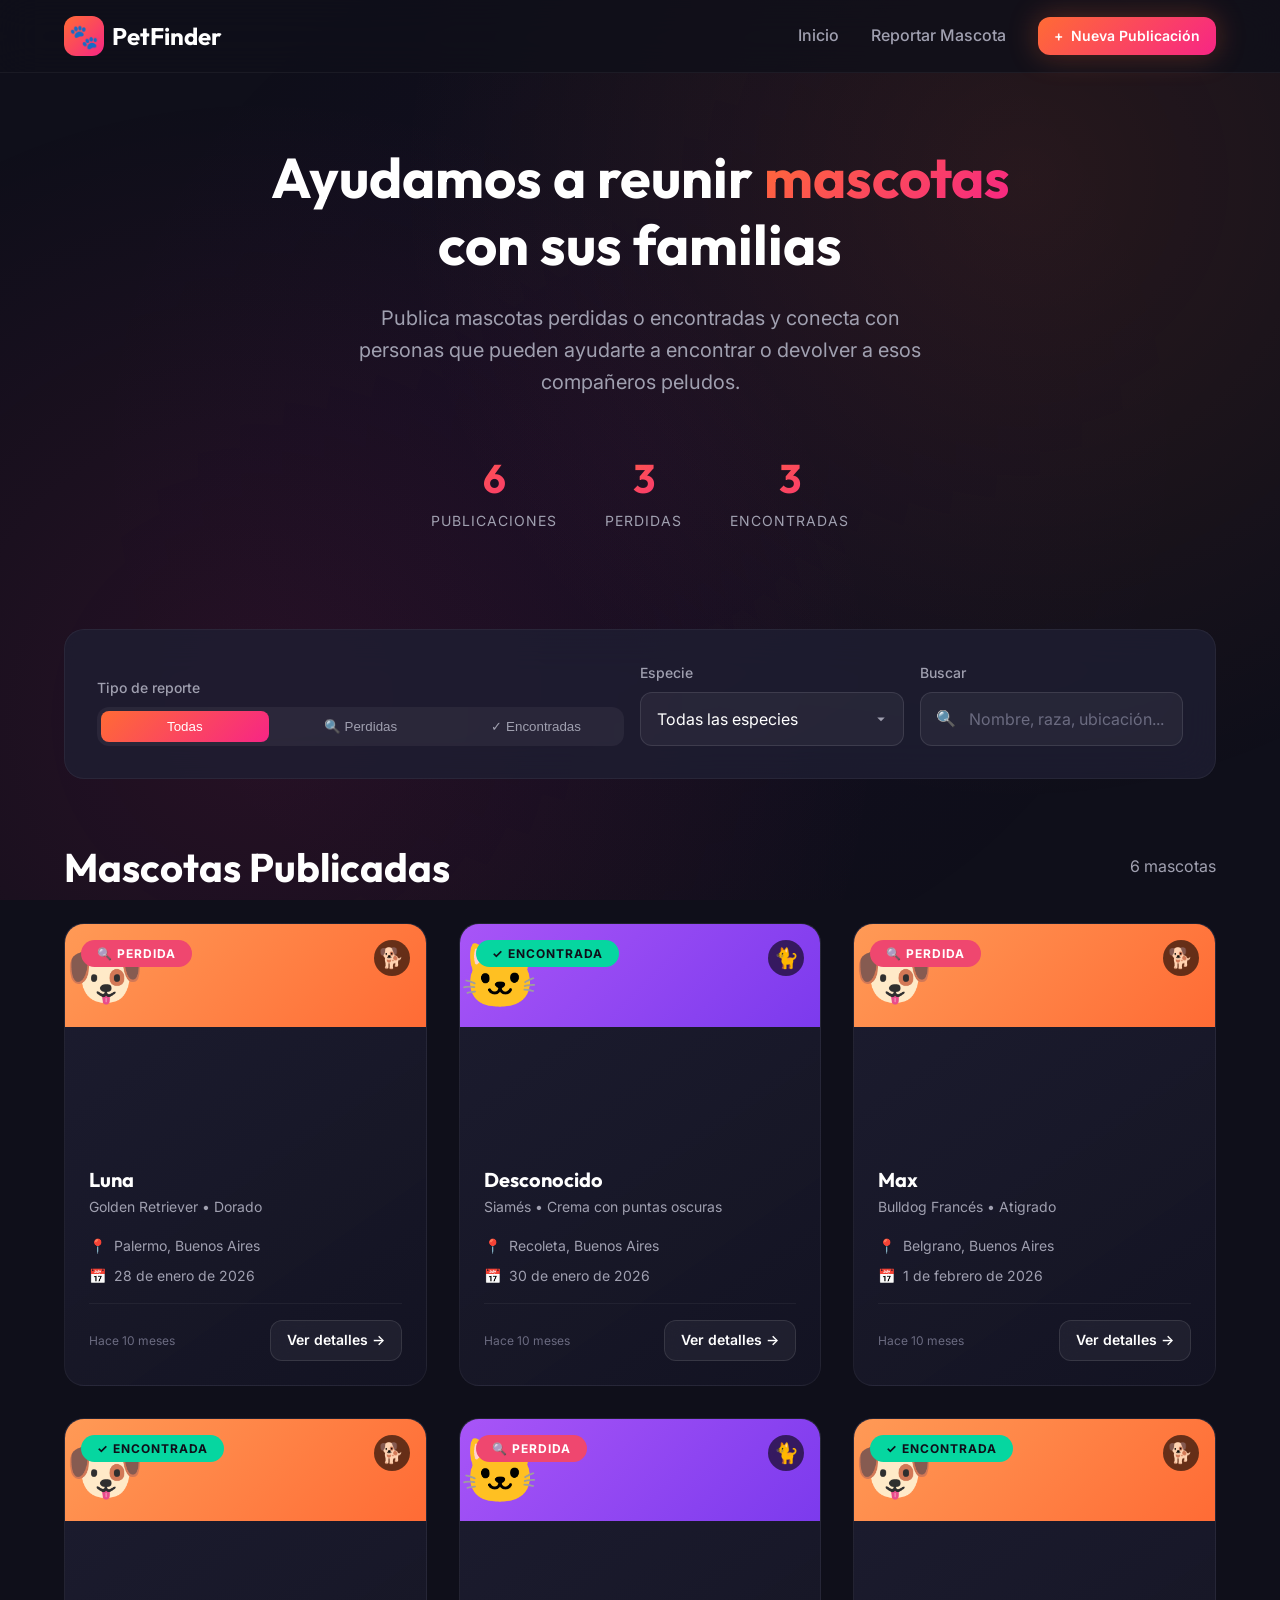
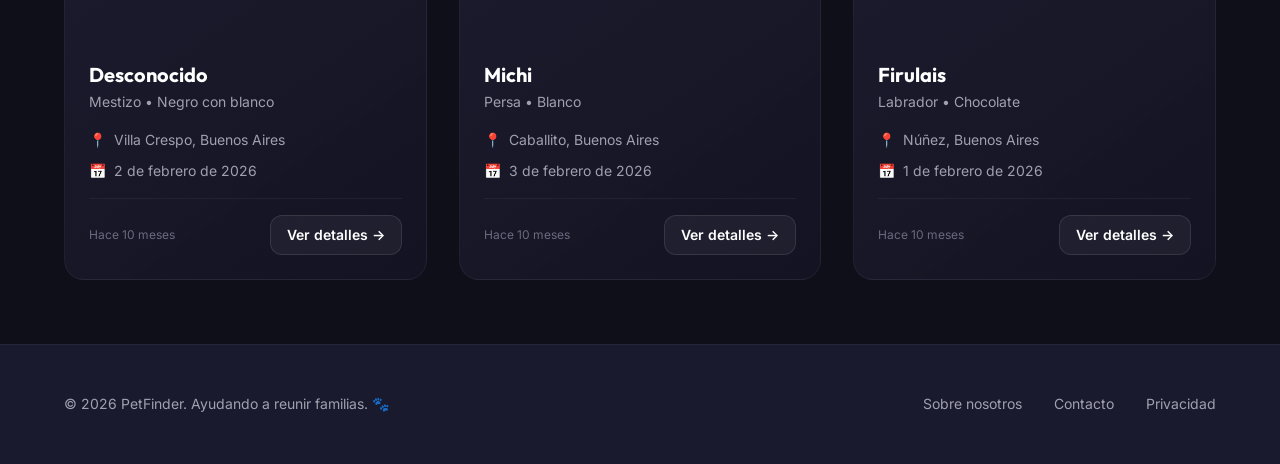
<file: index.html>
<!DOCTYPE html>
<html lang="es">
<head>
  <meta charset="UTF-8">
  <meta name="viewport" content="width=device-width, initial-scale=1.0">
  <meta name="description" content="Sistema para reportar y encontrar mascotas perdidas. Ayuda a reunir a las mascotas con sus dueños.">
  <title>Mascotas Perdidas y Encontradas | Encuentra a tu compañero</title>
  
  <!-- Fonts -->
  <link rel="preconnect" href="https://fonts.googleapis.com">
  <link rel="preconnect" href="https://fonts.gstatic.com" crossorigin>
  <link href="https://fonts.googleapis.com/css2?family=Inter:wght@400;500;600;700&family=Outfit:wght@600;700;800&display=swap" rel="stylesheet">
  
  <!-- Styles -->
  <link rel="stylesheet" href="css/styles.css">
</head>
<body>
  <!-- Header -->
  <header class="header">
    <div class="container header-content">
      <a href="index.html" class="logo">
        <span class="logo-icon">🐾</span>
        <span>PetFinder</span>
      </a>
      
      <nav class="nav">
        <a href="index.html" class="nav-link">Inicio</a>
        <a href="reportar.html" class="nav-link">Reportar Mascota</a>
        <a href="reportar.html" class="btn btn-primary btn-sm">
          <span>+</span> Nueva Publicación
        </a>
      </nav>
      
      <button class="mobile-menu-btn" aria-label="Menú">
        <span></span>
        <span></span>
        <span></span>
      </button>
    </div>
  </header>

  <!-- Hero Section -->
  <section class="hero">
    <div class="container">
      <h1 class="hero-title">
        Ayudamos a reunir <span class="text-gradient">mascotas</span> <br>con sus familias
      </h1>
      <p class="hero-subtitle">
        Publica mascotas perdidas o encontradas y conecta con personas que pueden ayudarte a encontrar o devolver a esos compañeros peludos.
      </p>
      
      <div class="hero-stats">
        <div class="stat-item">
          <div class="stat-number" id="stat-total">0</div>
          <div class="stat-label">Publicaciones</div>
        </div>
        <div class="stat-item">
          <div class="stat-number" id="stat-perdidas">0</div>
          <div class="stat-label">Perdidas</div>
        </div>
        <div class="stat-item">
          <div class="stat-number" id="stat-encontradas">0</div>
          <div class="stat-label">Encontradas</div>
        </div>
      </div>
    </div>
  </section>

  <!-- Filters Section -->
  <section class="filters-section">
    <div class="container">
      <div class="filters-container">
        <div class="filters-row">
          <div class="filter-group" style="flex: 2;">
            <label class="filter-label">Tipo de reporte</label>
            <div class="filter-tabs">
              <button class="filter-tab active" data-tipo="todas">Todas</button>
              <button class="filter-tab" data-tipo="perdida">🔍 Perdidas</button>
              <button class="filter-tab" data-tipo="encontrada">✓ Encontradas</button>
            </div>
          </div>
          
          <div class="filter-group">
            <label class="filter-label" for="filter-especie">Especie</label>
            <select class="form-select" id="filter-especie">
              <option value="todas">Todas las especies</option>
              <option value="perro">🐕 Perros</option>
              <option value="gato">🐈 Gatos</option>
              <option value="otro">🐾 Otros</option>
            </select>
          </div>
          
          <div class="filter-group">
            <label class="filter-label" for="search-input">Buscar</label>
            <div class="search-input">
              <span class="search-icon">🔍</span>
              <input type="text" class="form-input" id="search-input" placeholder="Nombre, raza, ubicación...">
            </div>
          </div>
        </div>
      </div>
    </div>
  </section>

  <!-- Cards Section -->
  <section class="cards-section">
    <div class="container">
      <div class="cards-header">
        <h2>Mascotas Publicadas</h2>
        <span class="cards-count" id="pets-count">0 mascotas</span>
      </div>
      
      <div class="cards-grid" id="pets-grid">
        <!-- Las tarjetas se cargan dinámicamente -->
        <div class="loading">
          <div class="spinner"></div>
        </div>
      </div>
    </div>
  </section>

  <!-- Footer -->
  <footer class="footer">
    <div class="container footer-content">
      <p class="footer-text">
        © 2026 PetFinder. Ayudando a reunir familias. 🐾
      </p>
      <div class="footer-links">
        <a href="#" class="footer-link">Sobre nosotros</a>
        <a href="#" class="footer-link">Contacto</a>
        <a href="#" class="footer-link">Privacidad</a>
      </div>
    </div>
  </footer>

  <!-- Toast Container -->
  <div id="toast-container" class="toast-container"></div>

  <!-- Scripts -->
  <script src="js/data.js"></script>
  <script src="js/utils.js"></script>
  <script src="js/app.js"></script>
</body>
</html>
</file>
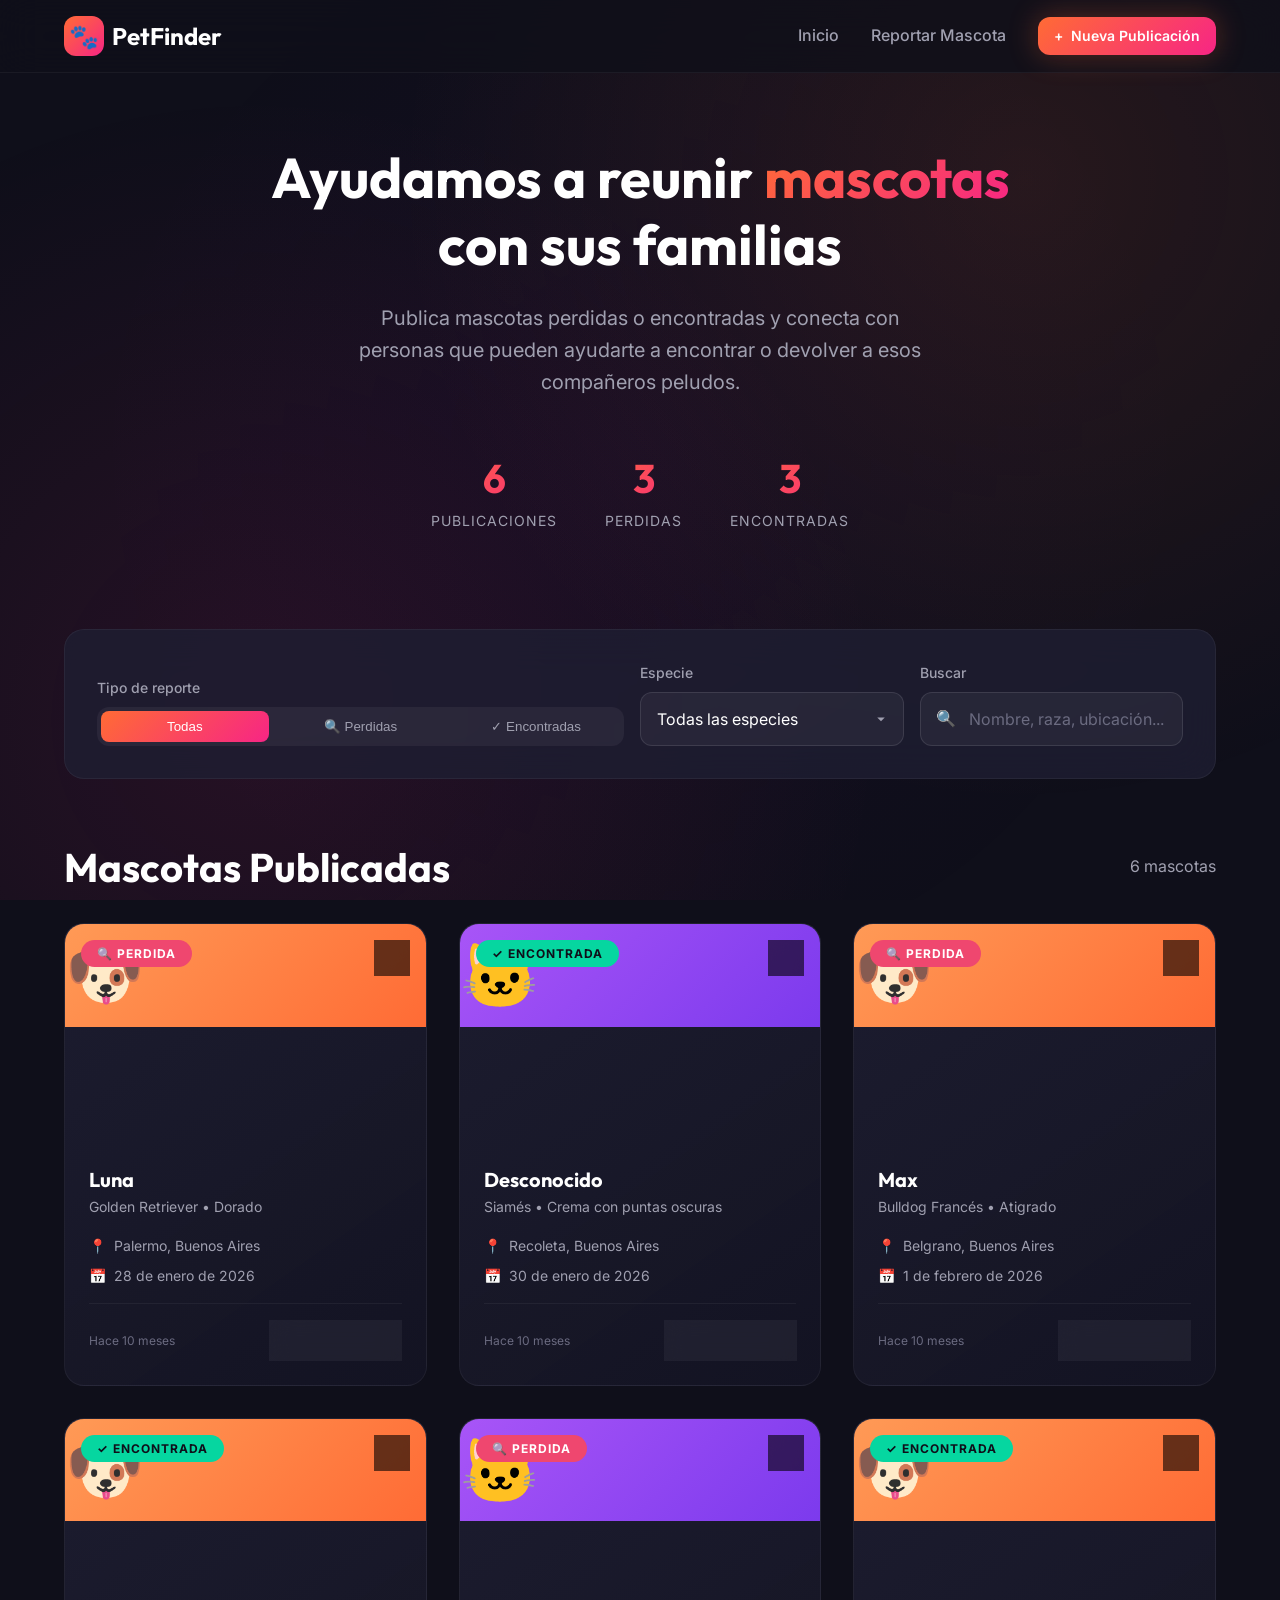
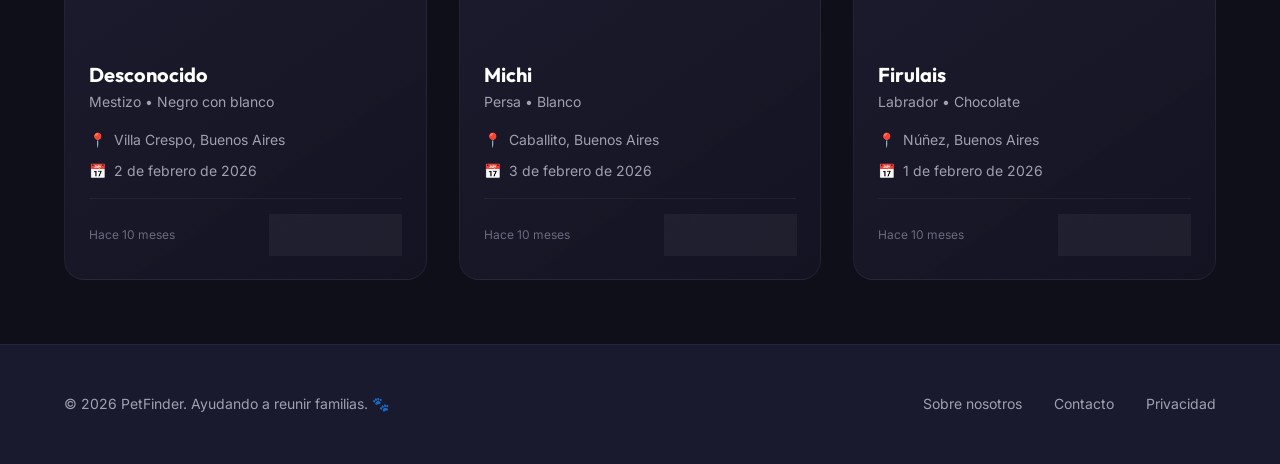
<file: editar.html>
<!DOCTYPE html>
<html lang="es">

<head>
    <meta charset="UTF-8">
    <meta name="viewport" content="width=device-width, initial-scale=1.0">
    <meta name="description" content="Editar información de una mascota publicada.">
    <title>Editar Mascota | PetFinder</title>

    <!-- Fonts -->
    <link rel="preconnect" href="https://fonts.googleapis.com">
    <link rel="preconnect" href="https://fonts.gstatic.com" crossorigin>
    <link
        href="https://fonts.googleapis.com/css2?family=Inter:wght@400;500;600;700&family=Outfit:wght@600;700;800&display=swap"
        rel="stylesheet">

    <!-- Styles -->
    <link rel="stylesheet" href="css/styles.css">
</head>

<body>
    <!-- Header -->
    <header class="header">
        <div class="container header-content">
            <a href="index.html" class="logo">
                <span class="logo-icon">🐾</span>
                <span>PetFinder</span>
            </a>

            <nav class="nav">
                <a href="index.html" class="nav-link">Inicio</a>
                <a href="reportar.html" class="nav-link">Reportar Mascota</a>
            </nav>

            <button class="mobile-menu-btn" aria-label="Menú">
                <span></span>
                <span></span>
                <span></span>
            </button>
        </div>
    </header>

    <!-- Form Section -->
    <section class="form-section">
        <div class="container">
            <div class="form-container">
                <div class="form-header">
                    <h1>Editar <span class="text-gradient">Mascota</span></h1>
                    <p>Modifica la información de tu publicación</p>
                </div>

                <div class="form-card">
                    <form id="edit-form">
                        <!-- Selector de tipo -->
                        <div class="type-selector">
                            <div class="type-option" data-tipo="perdida">
                                <div class="icon">🔍</div>
                                <div class="label">Perdida</div>
                                <div class="sublabel" style="font-size: 0.75rem; color: var(--text-muted);">Busco a mi
                                    mascota</div>
                            </div>
                            <div class="type-option" data-tipo="encontrada">
                                <div class="icon">🐾</div>
                                <div class="label">Encontrada</div>
                                <div class="sublabel" style="font-size: 0.75rem; color: var(--text-muted);">Encontré una
                                    mascota</div>
                            </div>
                        </div>

                        <!-- Información de la mascota -->
                        <h3 style="margin-bottom: var(--space-lg); color: var(--text-secondary);">
                            📋 Información de la mascota
                        </h3>

                        <div class="form-row">
                            <div class="form-group">
                                <label class="form-label" for="nombre">Nombre de la mascota *</label>
                                <input type="text" class="form-input" id="nombre" name="nombre"
                                    placeholder="Ej: Luna, Max, Firulais" required>
                            </div>

                            <div class="form-group">
                                <label class="form-label" for="especie">Especie *</label>
                                <select class="form-select" id="especie" name="especie" required>
                                    <option value="">Seleccionar...</option>
                                    <option value="perro">🐕 Perro</option>
                                    <option value="gato">🐈 Gato</option>
                                    <option value="otro">🐾 Otro</option>
                                </select>
                            </div>
                        </div>

                        <div class="form-row">
                            <div class="form-group">
                                <label class="form-label" for="raza">Raza *</label>
                                <input type="text" class="form-input" id="raza" name="raza"
                                    placeholder="Ej: Labrador, Siamés, Mestizo" required>
                            </div>

                            <div class="form-group">
                                <label class="form-label" for="color">Color *</label>
                                <input type="text" class="form-input" id="color" name="color"
                                    placeholder="Ej: Dorado, Negro con blanco" required>
                            </div>
                        </div>

                        <div class="form-group">
                            <label class="form-label" for="caracteristicas">Características distintivas</label>
                            <textarea class="form-textarea" id="caracteristicas" name="caracteristicas"
                                placeholder="Describe cualquier marca, collar, comportamiento especial, o característica que ayude a identificarla..."></textarea>
                        </div>

                        <!-- Ubicación y fecha -->
                        <h3 style="margin: var(--space-xl) 0 var(--space-lg); color: var(--text-secondary);">
                            📍 Ubicación y fecha
                        </h3>

                        <div class="form-row">
                            <div class="form-group">
                                <label class="form-label" for="ubicacion">Última ubicación conocida *</label>
                                <input type="text" class="form-input" id="ubicacion" name="ubicacion"
                                    placeholder="Ej: Palermo, Buenos Aires" required>
                            </div>

                            <div class="form-group">
                                <label class="form-label" for="fecha">Fecha *</label>
                                <input type="date" class="form-input" id="fecha" name="fecha" required>
                            </div>
                        </div>

                        <!-- Foto -->
                        <h3 style="margin: var(--space-xl) 0 var(--space-lg); color: var(--text-secondary);">
                            📷 Foto de la mascota
                        </h3>

                        <div id="image-preview" style="display: none;"></div>

                        <div class="form-group">
                            <div class="image-upload">
                                <input type="file" id="imagen-input" accept="image/*">
                                <div class="upload-icon">📷</div>
                                <div class="upload-text">Haz clic o arrastra una imagen aquí</div>
                                <div class="upload-hint">PNG, JPG hasta 5MB</div>
                            </div>
                        </div>

                        <!-- Datos de contacto -->
                        <h3 style="margin: var(--space-xl) 0 var(--space-lg); color: var(--text-secondary);">
                            📞 Datos de contacto
                        </h3>

                        <div class="form-row">
                            <div class="form-group">
                                <label class="form-label" for="contacto-nombre">Tu nombre *</label>
                                <input type="text" class="form-input" id="contacto-nombre" name="contacto-nombre"
                                    placeholder="Tu nombre completo" required>
                            </div>

                            <div class="form-group">
                                <label class="form-label" for="contacto-telefono">Teléfono *</label>
                                <input type="tel" class="form-input" id="contacto-telefono" name="contacto-telefono"
                                    placeholder="Ej: 11-1234-5678" required>
                            </div>
                        </div>

                        <div class="form-group">
                            <label class="form-label" for="contacto-email">Email (opcional)</label>
                            <input type="email" class="form-input" id="contacto-email" name="contacto-email"
                                placeholder="tu@email.com">
                        </div>

                        <!-- Botones de acción -->
                        <div style="display: flex; gap: var(--space-md); margin-top: var(--space-2xl);">
                            <a href="javascript:history.back()" class="btn btn-secondary" style="flex: 1;">
                                ← Cancelar
                            </a>
                            <button type="submit" class="btn btn-primary btn-lg" style="flex: 2;">
                                💾 Guardar Cambios
                            </button>
                        </div>
                    </form>
                </div>
            </div>
        </div>
    </section>

    <!-- Footer -->
    <footer class="footer">
        <div class="container footer-content">
            <p class="footer-text">
                © 2026 PetFinder. Ayudando a reunir familias. 🐾
            </p>
            <div class="footer-links">
                <a href="#" class="footer-link">Sobre nosotros</a>
                <a href="#" class="footer-link">Contacto</a>
                <a href="#" class="footer-link">Privacidad</a>
            </div>
        </div>
    </footer>

    <!-- Toast Container -->
    <div id="toast-container" class="toast-container"></div>

    <!-- Scripts -->
    <script src="js/data.js"></script>
    <script src="js/utils.js"></script>
    <script src="js/app.js"></script>
</body>

</html>
</file>
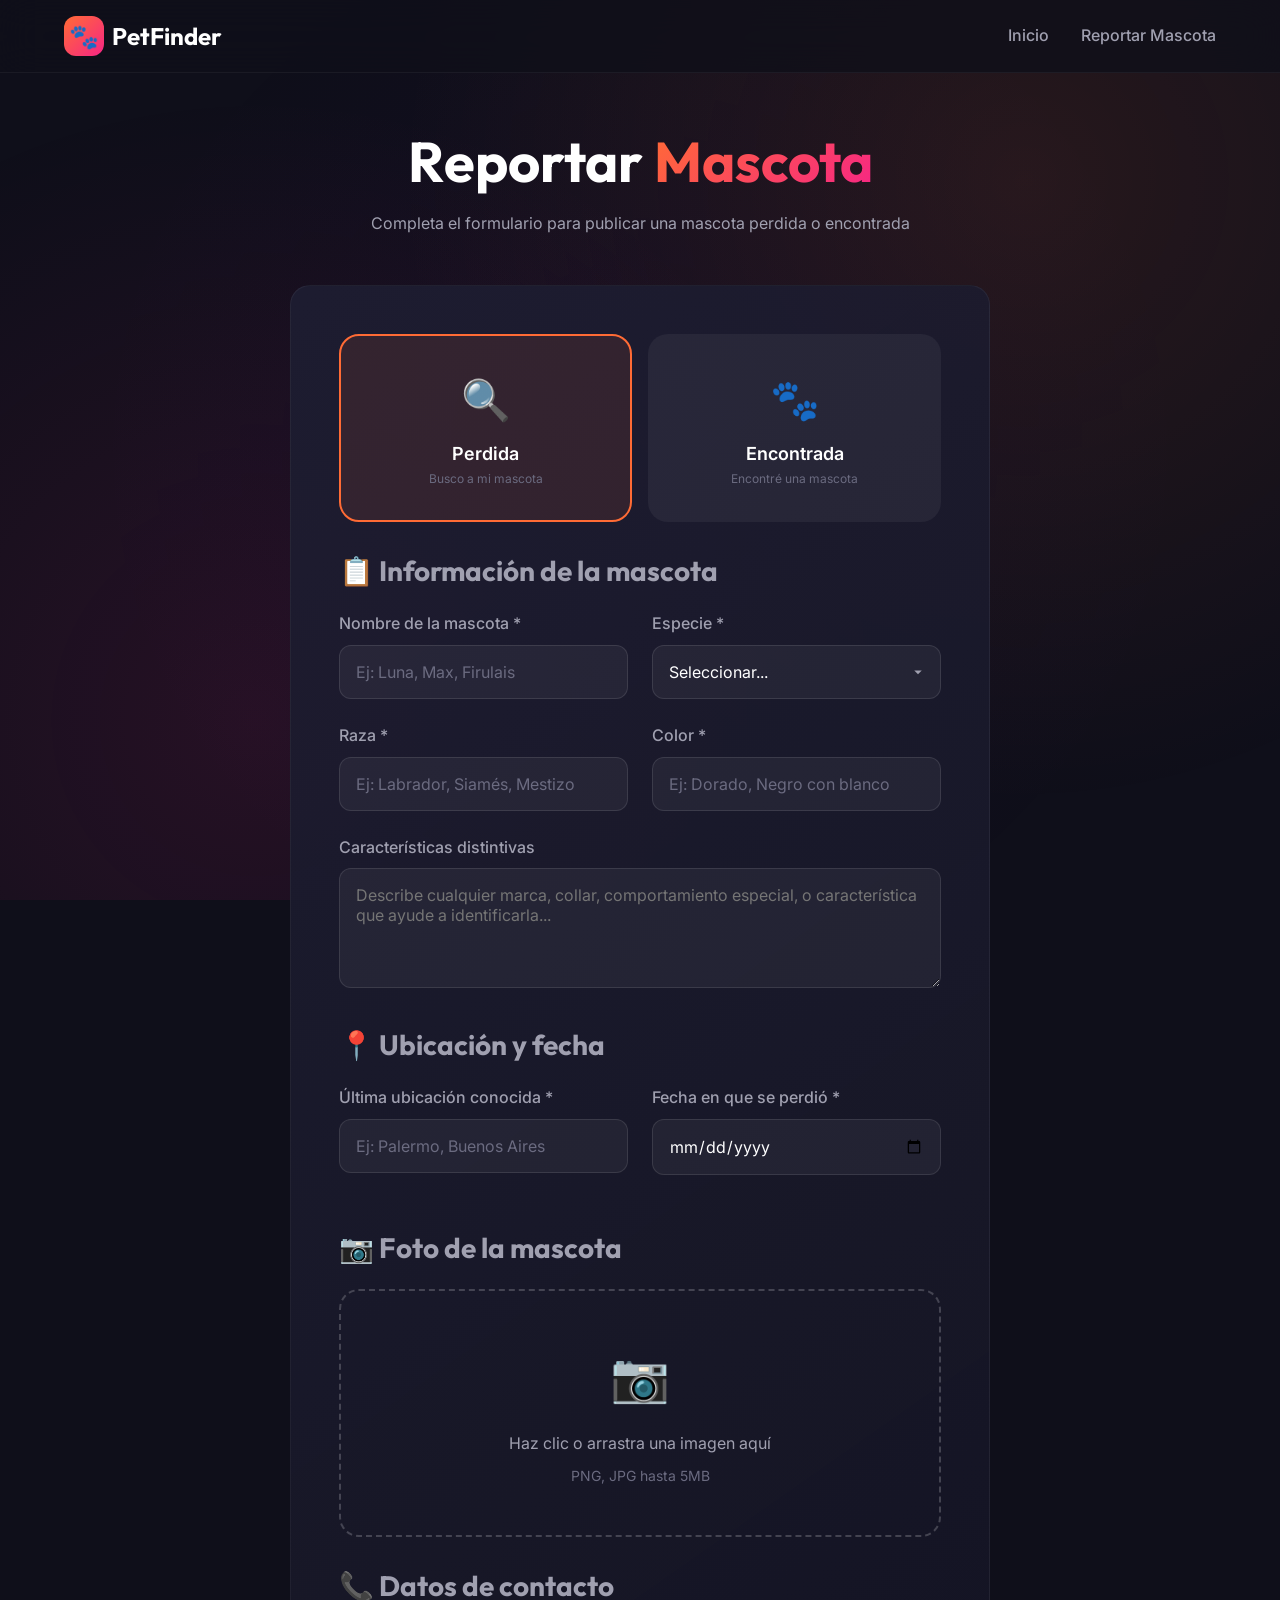
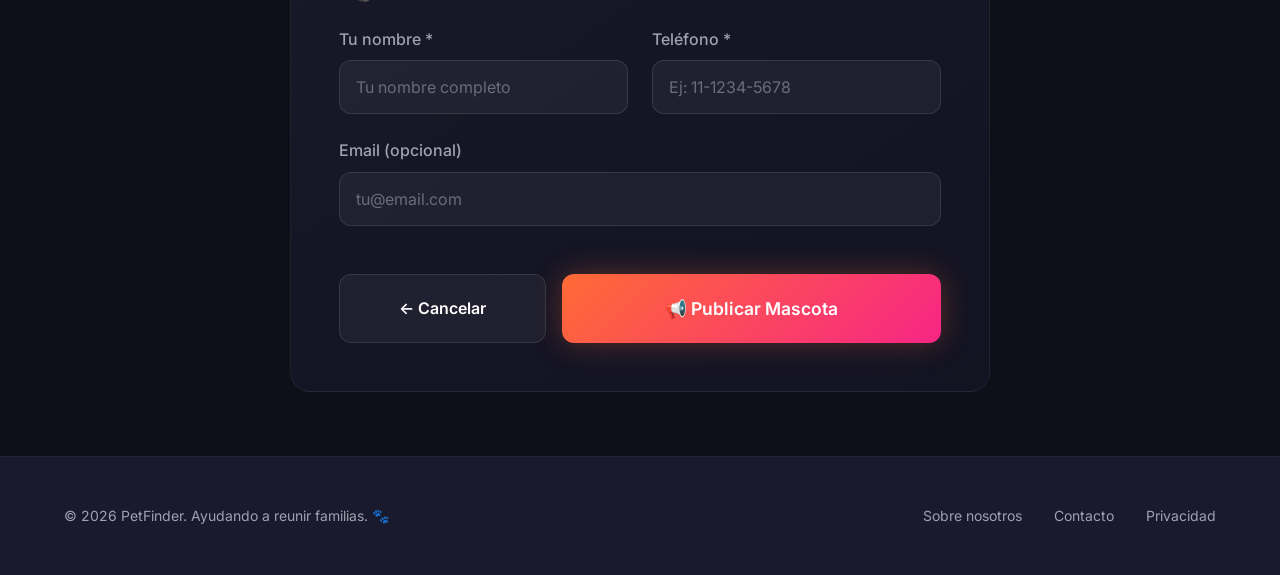
<file: reportar.html>
<!DOCTYPE html>
<html lang="es">

<head>
    <meta charset="UTF-8">
    <meta name="viewport" content="width=device-width, initial-scale=1.0">
    <meta name="description" content="Reporta una mascota perdida o encontrada para ayudar a reunirla con su familia.">
    <title>Reportar Mascota | PetFinder</title>

    <!-- Fonts -->
    <link rel="preconnect" href="https://fonts.googleapis.com">
    <link rel="preconnect" href="https://fonts.gstatic.com" crossorigin>
    <link
        href="https://fonts.googleapis.com/css2?family=Inter:wght@400;500;600;700&family=Outfit:wght@600;700;800&display=swap"
        rel="stylesheet">

    <!-- Styles -->
    <link rel="stylesheet" href="css/styles.css">
</head>

<body>
    <!-- Header -->
    <header class="header">
        <div class="container header-content">
            <a href="index.html" class="logo">
                <span class="logo-icon">🐾</span>
                <span>PetFinder</span>
            </a>

            <nav class="nav">
                <a href="index.html" class="nav-link">Inicio</a>
                <a href="reportar.html" class="nav-link">Reportar Mascota</a>
            </nav>

            <button class="mobile-menu-btn" aria-label="Menú">
                <span></span>
                <span></span>
                <span></span>
            </button>
        </div>
    </header>

    <!-- Form Section -->
    <section class="form-section">
        <div class="container">
            <div class="form-container">
                <div class="form-header">
                    <h1>Reportar <span class="text-gradient">Mascota</span></h1>
                    <p>Completa el formulario para publicar una mascota perdida o encontrada</p>
                </div>

                <div class="form-card">
                    <form id="report-form">
                        <!-- Selector de tipo -->
                        <div class="type-selector">
                            <div class="type-option active" data-tipo="perdida">
                                <div class="icon">🔍</div>
                                <div class="label">Perdida</div>
                                <div class="sublabel" style="font-size: 0.75rem; color: var(--text-muted);">Busco a mi
                                    mascota</div>
                            </div>
                            <div class="type-option" data-tipo="encontrada">
                                <div class="icon">🐾</div>
                                <div class="label">Encontrada</div>
                                <div class="sublabel" style="font-size: 0.75rem; color: var(--text-muted);">Encontré una
                                    mascota</div>
                            </div>
                        </div>

                        <!-- Información de la mascota -->
                        <h3 style="margin-bottom: var(--space-lg); color: var(--text-secondary);">
                            📋 Información de la mascota
                        </h3>

                        <div class="form-row">
                            <div class="form-group">
                                <label class="form-label" for="nombre">Nombre de la mascota *</label>
                                <input type="text" class="form-input" id="nombre" name="nombre"
                                    placeholder="Ej: Luna, Max, Firulais" required>
                            </div>

                            <div class="form-group">
                                <label class="form-label" for="especie">Especie *</label>
                                <select class="form-select" id="especie" name="especie" required>
                                    <option value="">Seleccionar...</option>
                                    <option value="perro">🐕 Perro</option>
                                    <option value="gato">🐈 Gato</option>
                                    <option value="otro">🐾 Otro</option>
                                </select>
                            </div>
                        </div>

                        <div class="form-row">
                            <div class="form-group">
                                <label class="form-label" for="raza">Raza *</label>
                                <input type="text" class="form-input" id="raza" name="raza"
                                    placeholder="Ej: Labrador, Siamés, Mestizo" required>
                            </div>

                            <div class="form-group">
                                <label class="form-label" for="color">Color *</label>
                                <input type="text" class="form-input" id="color" name="color"
                                    placeholder="Ej: Dorado, Negro con blanco" required>
                            </div>
                        </div>

                        <div class="form-group">
                            <label class="form-label" for="caracteristicas">Características distintivas</label>
                            <textarea class="form-textarea" id="caracteristicas" name="caracteristicas"
                                placeholder="Describe cualquier marca, collar, comportamiento especial, o característica que ayude a identificarla..."></textarea>
                        </div>

                        <!-- Ubicación y fecha -->
                        <h3 style="margin: var(--space-xl) 0 var(--space-lg); color: var(--text-secondary);">
                            📍 Ubicación y fecha
                        </h3>

                        <div class="form-row">
                            <div class="form-group">
                                <label class="form-label" for="ubicacion">Última ubicación conocida *</label>
                                <input type="text" class="form-input" id="ubicacion" name="ubicacion"
                                    placeholder="Ej: Palermo, Buenos Aires" required>
                            </div>

                            <div class="form-group">
                                <label class="form-label" for="fecha">Fecha en que se perdió *</label>
                                <input type="date" class="form-input" id="fecha" name="fecha" required>
                            </div>
                        </div>

                        <!-- Foto -->
                        <h3 style="margin: var(--space-xl) 0 var(--space-lg); color: var(--text-secondary);">
                            📷 Foto de la mascota
                        </h3>

                        <div id="image-preview" style="display: none;"></div>

                        <div class="form-group">
                            <div class="image-upload">
                                <input type="file" id="imagen-input" accept="image/*">
                                <div class="upload-icon">📷</div>
                                <div class="upload-text">Haz clic o arrastra una imagen aquí</div>
                                <div class="upload-hint">PNG, JPG hasta 5MB</div>
                            </div>
                        </div>

                        <!-- Datos de contacto -->
                        <h3 style="margin: var(--space-xl) 0 var(--space-lg); color: var(--text-secondary);">
                            📞 Datos de contacto
                        </h3>

                        <div class="form-row">
                            <div class="form-group">
                                <label class="form-label" for="contacto-nombre">Tu nombre *</label>
                                <input type="text" class="form-input" id="contacto-nombre" name="contacto-nombre"
                                    placeholder="Tu nombre completo" required>
                            </div>

                            <div class="form-group">
                                <label class="form-label" for="contacto-telefono">Teléfono *</label>
                                <input type="tel" class="form-input" id="contacto-telefono" name="contacto-telefono"
                                    placeholder="Ej: 11-1234-5678" required>
                            </div>
                        </div>

                        <div class="form-group">
                            <label class="form-label" for="contacto-email">Email (opcional)</label>
                            <input type="email" class="form-input" id="contacto-email" name="contacto-email"
                                placeholder="tu@email.com">
                        </div>

                        <!-- Botones de acción -->
                        <div style="display: flex; gap: var(--space-md); margin-top: var(--space-2xl);">
                            <a href="index.html" class="btn btn-secondary" style="flex: 1;">
                                ← Cancelar
                            </a>
                            <button type="submit" class="btn btn-primary btn-lg" style="flex: 2;">
                                📢 Publicar Mascota
                            </button>
                        </div>
                    </form>
                </div>
            </div>
        </div>
    </section>

    <!-- Footer -->
    <footer class="footer">
        <div class="container footer-content">
            <p class="footer-text">
                © 2026 PetFinder. Ayudando a reunir familias. 🐾
            </p>
            <div class="footer-links">
                <a href="#" class="footer-link">Sobre nosotros</a>
                <a href="#" class="footer-link">Contacto</a>
                <a href="#" class="footer-link">Privacidad</a>
            </div>
        </div>
    </footer>

    <!-- Toast Container -->
    <div id="toast-container" class="toast-container"></div>

    <!-- Scripts -->
    <script src="js/data.js"></script>
    <script src="js/utils.js"></script>
    <script src="js/app.js"></script>
</body>

</html>
</file>
<file: css/styles.css>
/* ================================================
   SISTEMA DE MASCOTAS PERDIDAS/ENCONTRADAS
   Design System - Modern & Premium
   ================================================ */

/* ============ CSS Variables ============ */
:root {
  /* Colors */
  --primary: #ff6b35;
  --primary-light: #ff8c5a;
  --primary-dark: #e55a2b;
  --secondary: #f72585;
  --accent: #7209b7;
  --success: #06d6a0;
  --warning: #ffd166;
  --danger: #ef476f;
  
  /* Dark Theme */
  --bg-primary: #0f0f1a;
  --bg-secondary: #1a1a2e;
  --bg-card: rgba(30, 30, 50, 0.8);
  --bg-glass: rgba(255, 255, 255, 0.05);
  
  /* Text */
  --text-primary: #ffffff;
  --text-secondary: #a0a0b0;
  --text-muted: #6b6b80;
  
  /* Gradients */
  --gradient-primary: linear-gradient(135deg, #ff6b35 0%, #f72585 100%);
  --gradient-secondary: linear-gradient(135deg, #7209b7 0%, #3a0ca3 100%);
  --gradient-card: linear-gradient(145deg, rgba(30, 30, 50, 0.9) 0%, rgba(20, 20, 35, 0.95) 100%);
  
  /* Spacing */
  --space-xs: 0.25rem;
  --space-sm: 0.5rem;
  --space-md: 1rem;
  --space-lg: 1.5rem;
  --space-xl: 2rem;
  --space-2xl: 3rem;
  --space-3xl: 4rem;
  
  /* Border Radius */
  --radius-sm: 8px;
  --radius-md: 12px;
  --radius-lg: 20px;
  --radius-xl: 28px;
  --radius-full: 50%;
  
  /* Shadows */
  --shadow-sm: 0 2px 8px rgba(0, 0, 0, 0.3);
  --shadow-md: 0 4px 20px rgba(0, 0, 0, 0.4);
  --shadow-lg: 0 8px 40px rgba(0, 0, 0, 0.5);
  --shadow-glow: 0 0 30px rgba(255, 107, 53, 0.3);
  
  /* Transitions */
  --transition-fast: 0.15s ease;
  --transition-normal: 0.3s ease;
  --transition-slow: 0.5s ease;
  
  /* Typography */
  --font-primary: 'Inter', -apple-system, BlinkMacSystemFont, sans-serif;
  --font-display: 'Outfit', sans-serif;
}

/* ============ Reset & Base ============ */
*, *::before, *::after {
  box-sizing: border-box;
  margin: 0;
  padding: 0;
}

html {
  scroll-behavior: smooth;
}

body {
  font-family: var(--font-primary);
  background: var(--bg-primary);
  color: var(--text-primary);
  line-height: 1.6;
  min-height: 100vh;
  overflow-x: hidden;
}

/* Background Pattern */
body::before {
  content: '';
  position: fixed;
  top: 0;
  left: 0;
  width: 100%;
  height: 100%;
  background: 
    radial-gradient(circle at 20% 80%, rgba(247, 37, 133, 0.1) 0%, transparent 50%),
    radial-gradient(circle at 80% 20%, rgba(255, 107, 53, 0.1) 0%, transparent 50%),
    radial-gradient(circle at 50% 50%, rgba(114, 9, 183, 0.05) 0%, transparent 70%);
  pointer-events: none;
  z-index: -1;
}

a {
  color: inherit;
  text-decoration: none;
}

img {
  max-width: 100%;
  height: auto;
  display: block;
}

ul {
  list-style: none;
}

/* ============ Typography ============ */
h1, h2, h3, h4, h5, h6 {
  font-family: var(--font-display);
  font-weight: 700;
  line-height: 1.2;
}

h1 { font-size: clamp(2rem, 5vw, 3.5rem); }
h2 { font-size: clamp(1.5rem, 4vw, 2.5rem); }
h3 { font-size: clamp(1.25rem, 3vw, 1.75rem); }
h4 { font-size: 1.25rem; }

.text-gradient {
  background: var(--gradient-primary);
  -webkit-background-clip: text;
  -webkit-text-fill-color: transparent;
  background-clip: text;
}

/* ============ Layout ============ */
.container {
  width: 100%;
  max-width: 1200px;
  margin: 0 auto;
  padding: 0 var(--space-lg);
}

.section {
  padding: var(--space-3xl) 0;
}

/* ============ Header ============ */
.header {
  position: fixed;
  top: 0;
  left: 0;
  right: 0;
  z-index: 1000;
  padding: var(--space-md) 0;
  background: rgba(15, 15, 26, 0.8);
  backdrop-filter: blur(20px);
  border-bottom: 1px solid rgba(255, 255, 255, 0.05);
  transition: var(--transition-normal);
}

.header.scrolled {
  padding: var(--space-sm) 0;
  background: rgba(15, 15, 26, 0.95);
}

.header-content {
  display: flex;
  align-items: center;
  justify-content: space-between;
}

.logo {
  display: flex;
  align-items: center;
  gap: var(--space-sm);
  font-family: var(--font-display);
  font-size: 1.5rem;
  font-weight: 700;
}

.logo-icon {
  width: 40px;
  height: 40px;
  background: var(--gradient-primary);
  border-radius: var(--radius-md);
  display: flex;
  align-items: center;
  justify-content: center;
  font-size: 1.5rem;
}

.nav {
  display: flex;
  align-items: center;
  gap: var(--space-xl);
}

.nav-link {
  position: relative;
  color: var(--text-secondary);
  font-weight: 500;
  transition: var(--transition-fast);
}

.nav-link:hover {
  color: var(--text-primary);
}

.nav-link::after {
  content: '';
  position: absolute;
  bottom: -4px;
  left: 0;
  width: 0;
  height: 2px;
  background: var(--gradient-primary);
  transition: var(--transition-fast);
}

.nav-link:hover::after {
  width: 100%;
}

.mobile-menu-btn {
  display: none;
  flex-direction: column;
  gap: 5px;
  background: none;
  border: none;
  cursor: pointer;
  padding: var(--space-sm);
}

.mobile-menu-btn span {
  width: 25px;
  height: 2px;
  background: var(--text-primary);
  transition: var(--transition-fast);
}

/* ============ Hero Section ============ */
.hero {
  padding: calc(80px + var(--space-3xl)) 0 var(--space-3xl);
  text-align: center;
}

.hero-title {
  margin-bottom: var(--space-lg);
}

.hero-subtitle {
  font-size: 1.25rem;
  color: var(--text-secondary);
  max-width: 600px;
  margin: 0 auto var(--space-2xl);
}

.hero-stats {
  display: flex;
  justify-content: center;
  gap: var(--space-2xl);
  flex-wrap: wrap;
}

.stat-item {
  text-align: center;
}

.stat-number {
  font-family: var(--font-display);
  font-size: 2.5rem;
  font-weight: 700;
  background: var(--gradient-primary);
  -webkit-background-clip: text;
  -webkit-text-fill-color: transparent;
  background-clip: text;
}

.stat-label {
  color: var(--text-secondary);
  font-size: 0.875rem;
  text-transform: uppercase;
  letter-spacing: 1px;
}

/* ============ Buttons ============ */
.btn {
  display: inline-flex;
  align-items: center;
  justify-content: center;
  gap: var(--space-sm);
  padding: var(--space-md) var(--space-xl);
  font-family: var(--font-primary);
  font-size: 1rem;
  font-weight: 600;
  border: none;
  border-radius: var(--radius-md);
  cursor: pointer;
  transition: var(--transition-normal);
  text-decoration: none;
}

.btn-primary {
  background: var(--gradient-primary);
  color: white;
  box-shadow: var(--shadow-glow);
}

.btn-primary:hover {
  transform: translateY(-2px);
  box-shadow: 0 0 40px rgba(255, 107, 53, 0.5);
}

.btn-secondary {
  background: var(--bg-glass);
  color: var(--text-primary);
  border: 1px solid rgba(255, 255, 255, 0.1);
  backdrop-filter: blur(10px);
}

.btn-secondary:hover {
  background: rgba(255, 255, 255, 0.1);
  border-color: rgba(255, 255, 255, 0.2);
}

.btn-success {
  background: var(--success);
  color: var(--bg-primary);
}

.btn-danger {
  background: var(--danger);
  color: white;
}

.btn-lg {
  padding: var(--space-lg) var(--space-2xl);
  font-size: 1.1rem;
}

.btn-sm {
  padding: var(--space-sm) var(--space-md);
  font-size: 0.875rem;
}

.btn-icon {
  width: 44px;
  height: 44px;
  padding: 0;
  border-radius: var(--radius-full);
}

/* ============ Filters Section ============ */
.filters-section {
  padding: var(--space-xl) 0;
}

.filters-container {
  background: var(--bg-card);
  border-radius: var(--radius-lg);
  padding: var(--space-xl);
  border: 1px solid rgba(255, 255, 255, 0.05);
  backdrop-filter: blur(20px);
}

.filters-row {
  display: flex;
  gap: var(--space-md);
  flex-wrap: wrap;
  align-items: flex-end;
}

.filter-group {
  flex: 1;
  min-width: 200px;
}

.filter-label {
  display: block;
  margin-bottom: var(--space-sm);
  font-size: 0.875rem;
  color: var(--text-secondary);
  font-weight: 500;
}

.filter-tabs {
  display: flex;
  gap: var(--space-sm);
  background: var(--bg-glass);
  padding: var(--space-xs);
  border-radius: var(--radius-md);
}

.filter-tab {
  flex: 1;
  padding: var(--space-sm) var(--space-md);
  background: transparent;
  border: none;
  border-radius: var(--radius-sm);
  color: var(--text-secondary);
  font-weight: 500;
  cursor: pointer;
  transition: var(--transition-fast);
}

.filter-tab.active {
  background: var(--gradient-primary);
  color: white;
}

.filter-tab:hover:not(.active) {
  color: var(--text-primary);
  background: rgba(255, 255, 255, 0.05);
}

/* ============ Form Elements ============ */
.form-group {
  margin-bottom: var(--space-lg);
}

.form-label {
  display: block;
  margin-bottom: var(--space-sm);
  font-weight: 500;
  color: var(--text-secondary);
}

.form-input,
.form-select,
.form-textarea {
  width: 100%;
  padding: var(--space-md);
  background: var(--bg-glass);
  border: 1px solid rgba(255, 255, 255, 0.1);
  border-radius: var(--radius-md);
  color: var(--text-primary);
  font-family: var(--font-primary);
  font-size: 1rem;
  transition: var(--transition-fast);
}

.form-input:focus,
.form-select:focus,
.form-textarea:focus {
  outline: none;
  border-color: var(--primary);
  box-shadow: 0 0 0 3px rgba(255, 107, 53, 0.2);
}

.form-input::placeholder {
  color: var(--text-muted);
}

.form-select {
  cursor: pointer;
  appearance: none;
  background-image: url("data:image/svg+xml,%3Csvg xmlns='http://www.w3.org/2000/svg' width='12' height='12' fill='%23a0a0b0' viewBox='0 0 16 16'%3E%3Cpath d='M8 11L3 6h10l-5 5z'/%3E%3C/svg%3E");
  background-repeat: no-repeat;
  background-position: right var(--space-md) center;
  padding-right: var(--space-2xl);
}

.form-select option {
  background: var(--bg-secondary);
  color: var(--text-primary);
}

.form-textarea {
  min-height: 120px;
  resize: vertical;
}

.search-input {
  position: relative;
}

.search-input input {
  padding-left: 48px;
}

.search-input .search-icon {
  position: absolute;
  left: var(--space-md);
  top: 50%;
  transform: translateY(-50%);
  color: var(--text-muted);
}

/* ============ Cards Grid ============ */
.cards-section {
  padding: var(--space-xl) 0 var(--space-3xl);
}

.cards-header {
  display: flex;
  justify-content: space-between;
  align-items: center;
  margin-bottom: var(--space-xl);
}

.cards-count {
  color: var(--text-secondary);
}

.cards-grid {
  display: grid;
  grid-template-columns: repeat(auto-fill, minmax(320px, 1fr));
  gap: var(--space-xl);
}

/* ============ Pet Card ============ */
.pet-card {
  background: var(--gradient-card);
  border-radius: var(--radius-lg);
  overflow: hidden;
  border: 1px solid rgba(255, 255, 255, 0.05);
  transition: var(--transition-normal);
  cursor: pointer;
}

.pet-card:hover {
  transform: translateY(-8px);
  box-shadow: var(--shadow-lg);
  border-color: rgba(255, 107, 53, 0.3);
}

.pet-card-image {
  position: relative;
  height: 220px;
  overflow: hidden;
}

.pet-card-image img {
  width: 100%;
  height: 100%;
  object-fit: cover;
  transition: var(--transition-slow);
}

.pet-card:hover .pet-card-image img {
  transform: scale(1.1);
}

.pet-card-badge {
  position: absolute;
  top: var(--space-md);
  left: var(--space-md);
  padding: var(--space-xs) var(--space-md);
  border-radius: var(--radius-xl);
  font-size: 0.75rem;
  font-weight: 700;
  text-transform: uppercase;
  letter-spacing: 1px;
}

.badge-perdida {
  background: var(--danger);
  color: white;
}

.badge-encontrada {
  background: var(--success);
  color: var(--bg-primary);
}

.pet-card-species {
  position: absolute;
  top: var(--space-md);
  right: var(--space-md);
  width: 36px;
  height: 36px;
  background: rgba(0, 0, 0, 0.6);
  backdrop-filter: blur(10px);
  border-radius: var(--radius-full);
  display: flex;
  align-items: center;
  justify-content: center;
  font-size: 1.25rem;
}

.pet-card-content {
  padding: var(--space-lg);
}

.pet-card-name {
  font-size: 1.25rem;
  font-weight: 700;
  margin-bottom: var(--space-xs);
}

.pet-card-breed {
  color: var(--text-secondary);
  font-size: 0.875rem;
  margin-bottom: var(--space-md);
}

.pet-card-info {
  display: flex;
  flex-direction: column;
  gap: var(--space-sm);
}

.pet-card-info-item {
  display: flex;
  align-items: center;
  gap: var(--space-sm);
  font-size: 0.875rem;
  color: var(--text-secondary);
}

.pet-card-info-item .icon {
  color: var(--primary);
}

.pet-card-footer {
  display: flex;
  justify-content: space-between;
  align-items: center;
  margin-top: var(--space-md);
  padding-top: var(--space-md);
  border-top: 1px solid rgba(255, 255, 255, 0.05);
}

.pet-card-date {
  font-size: 0.75rem;
  color: var(--text-muted);
}

/* ============ Detail Page ============ */
.detail-section {
  padding: calc(80px + var(--space-2xl)) 0 var(--space-3xl);
}

.detail-grid {
  display: grid;
  grid-template-columns: 1fr 1fr;
  gap: var(--space-2xl);
}

.detail-image-container {
  position: relative;
  border-radius: var(--radius-lg);
  overflow: hidden;
}

.detail-image {
  width: 100%;
  aspect-ratio: 4/3;
  object-fit: cover;
}

.detail-badge {
  position: absolute;
  top: var(--space-lg);
  left: var(--space-lg);
  padding: var(--space-sm) var(--space-lg);
  border-radius: var(--radius-xl);
  font-weight: 700;
  text-transform: uppercase;
  letter-spacing: 1px;
}

.detail-content {
  display: flex;
  flex-direction: column;
  gap: var(--space-xl);
}

.detail-header h1 {
  margin-bottom: var(--space-sm);
}

.detail-breed {
  color: var(--text-secondary);
  font-size: 1.125rem;
}

.detail-info-grid {
  display: grid;
  grid-template-columns: repeat(2, 1fr);
  gap: var(--space-md);
}

.detail-info-item {
  background: var(--bg-glass);
  padding: var(--space-md);
  border-radius: var(--radius-md);
  border: 1px solid rgba(255, 255, 255, 0.05);
}

.detail-info-label {
  font-size: 0.75rem;
  color: var(--text-muted);
  text-transform: uppercase;
  letter-spacing: 1px;
  margin-bottom: var(--space-xs);
}

.detail-info-value {
  font-weight: 600;
}

.detail-description h3 {
  margin-bottom: var(--space-md);
}

.detail-description p {
  color: var(--text-secondary);
  line-height: 1.8;
}

.contact-card {
  background: var(--gradient-card);
  border-radius: var(--radius-lg);
  padding: var(--space-xl);
  border: 1px solid rgba(255, 255, 255, 0.1);
}

.contact-card h3 {
  margin-bottom: var(--space-lg);
  display: flex;
  align-items: center;
  gap: var(--space-sm);
}

.contact-info {
  display: flex;
  flex-direction: column;
  gap: var(--space-md);
  margin-bottom: var(--space-xl);
}

.contact-info-item {
  display: flex;
  align-items: center;
  gap: var(--space-md);
}

.contact-icon {
  width: 44px;
  height: 44px;
  background: var(--bg-glass);
  border-radius: var(--radius-full);
  display: flex;
  align-items: center;
  justify-content: center;
  color: var(--primary);
}

.contact-actions {
  display: flex;
  gap: var(--space-md);
}

.contact-actions .btn {
  flex: 1;
}

/* ============ Form Page ============ */
.form-section {
  padding: calc(80px + var(--space-2xl)) 0 var(--space-3xl);
}

.form-container {
  max-width: 700px;
  margin: 0 auto;
}

.form-header {
  text-align: center;
  margin-bottom: var(--space-2xl);
}

.form-header h1 {
  margin-bottom: var(--space-md);
}

.form-header p {
  color: var(--text-secondary);
}

.form-card {
  background: var(--gradient-card);
  border-radius: var(--radius-lg);
  padding: var(--space-2xl);
  border: 1px solid rgba(255, 255, 255, 0.05);
}

.form-row {
  display: grid;
  grid-template-columns: repeat(2, 1fr);
  gap: var(--space-lg);
}

.type-selector {
  display: flex;
  gap: var(--space-md);
  margin-bottom: var(--space-xl);
}

.type-option {
  flex: 1;
  padding: var(--space-xl);
  background: var(--bg-glass);
  border: 2px solid transparent;
  border-radius: var(--radius-lg);
  cursor: pointer;
  transition: var(--transition-fast);
  text-align: center;
}

.type-option:hover {
  background: rgba(255, 255, 255, 0.08);
}

.type-option.active {
  border-color: var(--primary);
  background: rgba(255, 107, 53, 0.1);
}

.type-option .icon {
  font-size: 2.5rem;
  margin-bottom: var(--space-sm);
}

.type-option .label {
  font-weight: 600;
  font-size: 1.125rem;
}

/* Image Upload */
.image-upload {
  position: relative;
  border: 2px dashed rgba(255, 255, 255, 0.2);
  border-radius: var(--radius-lg);
  padding: var(--space-2xl);
  text-align: center;
  transition: var(--transition-fast);
  cursor: pointer;
}

.image-upload:hover {
  border-color: var(--primary);
  background: rgba(255, 107, 53, 0.05);
}

.image-upload input {
  position: absolute;
  inset: 0;
  opacity: 0;
  cursor: pointer;
}

.image-upload .upload-icon {
  font-size: 3rem;
  margin-bottom: var(--space-md);
  color: var(--text-muted);
}

.image-upload .upload-text {
  color: var(--text-secondary);
}

.image-upload .upload-hint {
  font-size: 0.875rem;
  color: var(--text-muted);
  margin-top: var(--space-sm);
}

.image-preview {
  position: relative;
  border-radius: var(--radius-lg);
  overflow: hidden;
  margin-bottom: var(--space-lg);
}

.image-preview img {
  width: 100%;
  max-height: 300px;
  object-fit: cover;
}

.image-preview-remove {
  position: absolute;
  top: var(--space-md);
  right: var(--space-md);
}

/* ============ Footer ============ */
.footer {
  background: var(--bg-secondary);
  padding: var(--space-2xl) 0;
  border-top: 1px solid rgba(255, 255, 255, 0.05);
}

.footer-content {
  display: flex;
  justify-content: space-between;
  align-items: center;
  flex-wrap: wrap;
  gap: var(--space-lg);
}

.footer-text {
  color: var(--text-secondary);
  font-size: 0.875rem;
}

.footer-links {
  display: flex;
  gap: var(--space-xl);
}

.footer-link {
  color: var(--text-secondary);
  font-size: 0.875rem;
  transition: var(--transition-fast);
}

.footer-link:hover {
  color: var(--primary);
}

/* ============ Modal ============ */
.modal-overlay {
  position: fixed;
  inset: 0;
  background: rgba(0, 0, 0, 0.8);
  backdrop-filter: blur(10px);
  display: flex;
  align-items: center;
  justify-content: center;
  z-index: 2000;
  opacity: 0;
  visibility: hidden;
  transition: var(--transition-normal);
}

.modal-overlay.active {
  opacity: 1;
  visibility: visible;
}

.modal {
  background: var(--gradient-card);
  border-radius: var(--radius-lg);
  padding: var(--space-2xl);
  max-width: 500px;
  width: 90%;
  border: 1px solid rgba(255, 255, 255, 0.1);
  transform: scale(0.9);
  transition: var(--transition-normal);
}

.modal-overlay.active .modal {
  transform: scale(1);
}

.modal-header {
  display: flex;
  justify-content: space-between;
  align-items: center;
  margin-bottom: var(--space-xl);
}

.modal-close {
  background: none;
  border: none;
  color: var(--text-secondary);
  font-size: 1.5rem;
  cursor: pointer;
  padding: var(--space-sm);
  transition: var(--transition-fast);
}

.modal-close:hover {
  color: var(--text-primary);
}

/* ============ Toast Notifications ============ */
.toast-container {
  position: fixed;
  top: 100px;
  right: var(--space-lg);
  z-index: 3000;
  display: flex;
  flex-direction: column;
  gap: var(--space-md);
}

.toast {
  background: var(--bg-card);
  border-radius: var(--radius-md);
  padding: var(--space-md) var(--space-lg);
  border: 1px solid rgba(255, 255, 255, 0.1);
  box-shadow: var(--shadow-lg);
  display: flex;
  align-items: center;
  gap: var(--space-md);
  animation: slideIn 0.3s ease;
}

@keyframes slideIn {
  from {
    transform: translateX(100%);
    opacity: 0;
  }
  to {
    transform: translateX(0);
    opacity: 1;
  }
}

.toast-success { border-left: 4px solid var(--success); }
.toast-error { border-left: 4px solid var(--danger); }
.toast-warning { border-left: 4px solid var(--warning); }

/* ============ Empty State ============ */
.empty-state {
  text-align: center;
  padding: var(--space-3xl);
}

.empty-state .icon {
  font-size: 4rem;
  margin-bottom: var(--space-lg);
  opacity: 0.5;
}

.empty-state h3 {
  margin-bottom: var(--space-md);
  color: var(--text-secondary);
}

.empty-state p {
  color: var(--text-muted);
  margin-bottom: var(--space-xl);
}

/* ============ Loading ============ */
.loading {
  display: flex;
  justify-content: center;
  padding: var(--space-3xl);
}

.spinner {
  width: 48px;
  height: 48px;
  border: 3px solid var(--bg-glass);
  border-top-color: var(--primary);
  border-radius: 50%;
  animation: spin 0.8s linear infinite;
}

@keyframes spin {
  to { transform: rotate(360deg); }
}

/* ============ Responsive ============ */
@media (max-width: 992px) {
  .detail-grid {
    grid-template-columns: 1fr;
  }
}

@media (max-width: 768px) {
  .nav {
    position: fixed;
    top: 70px;
    left: 0;
    right: 0;
    background: var(--bg-secondary);
    flex-direction: column;
    padding: var(--space-xl);
    gap: var(--space-lg);
    transform: translateY(-100%);
    opacity: 0;
    visibility: hidden;
    transition: var(--transition-normal);
  }
  
  .nav.active {
    transform: translateY(0);
    opacity: 1;
    visibility: visible;
  }
  
  .mobile-menu-btn {
    display: flex;
  }
  
  .hero-stats {
    gap: var(--space-lg);
  }
  
  .filters-row {
    flex-direction: column;
  }
  
  .filter-group {
    width: 100%;
  }
  
  .cards-grid {
    grid-template-columns: 1fr;
  }
  
  .form-row {
    grid-template-columns: 1fr;
  }
  
  .detail-info-grid {
    grid-template-columns: 1fr;
  }
  
  .contact-actions {
    flex-direction: column;
  }
  
  .type-selector {
    flex-direction: column;
  }
}

@media (max-width: 480px) {
  .container {
    padding: 0 var(--space-md);
  }
  
  .hero {
    padding: calc(70px + var(--space-xl)) 0 var(--space-xl);
  }
  
  .form-card {
    padding: var(--space-lg);
  }
}
</file>
